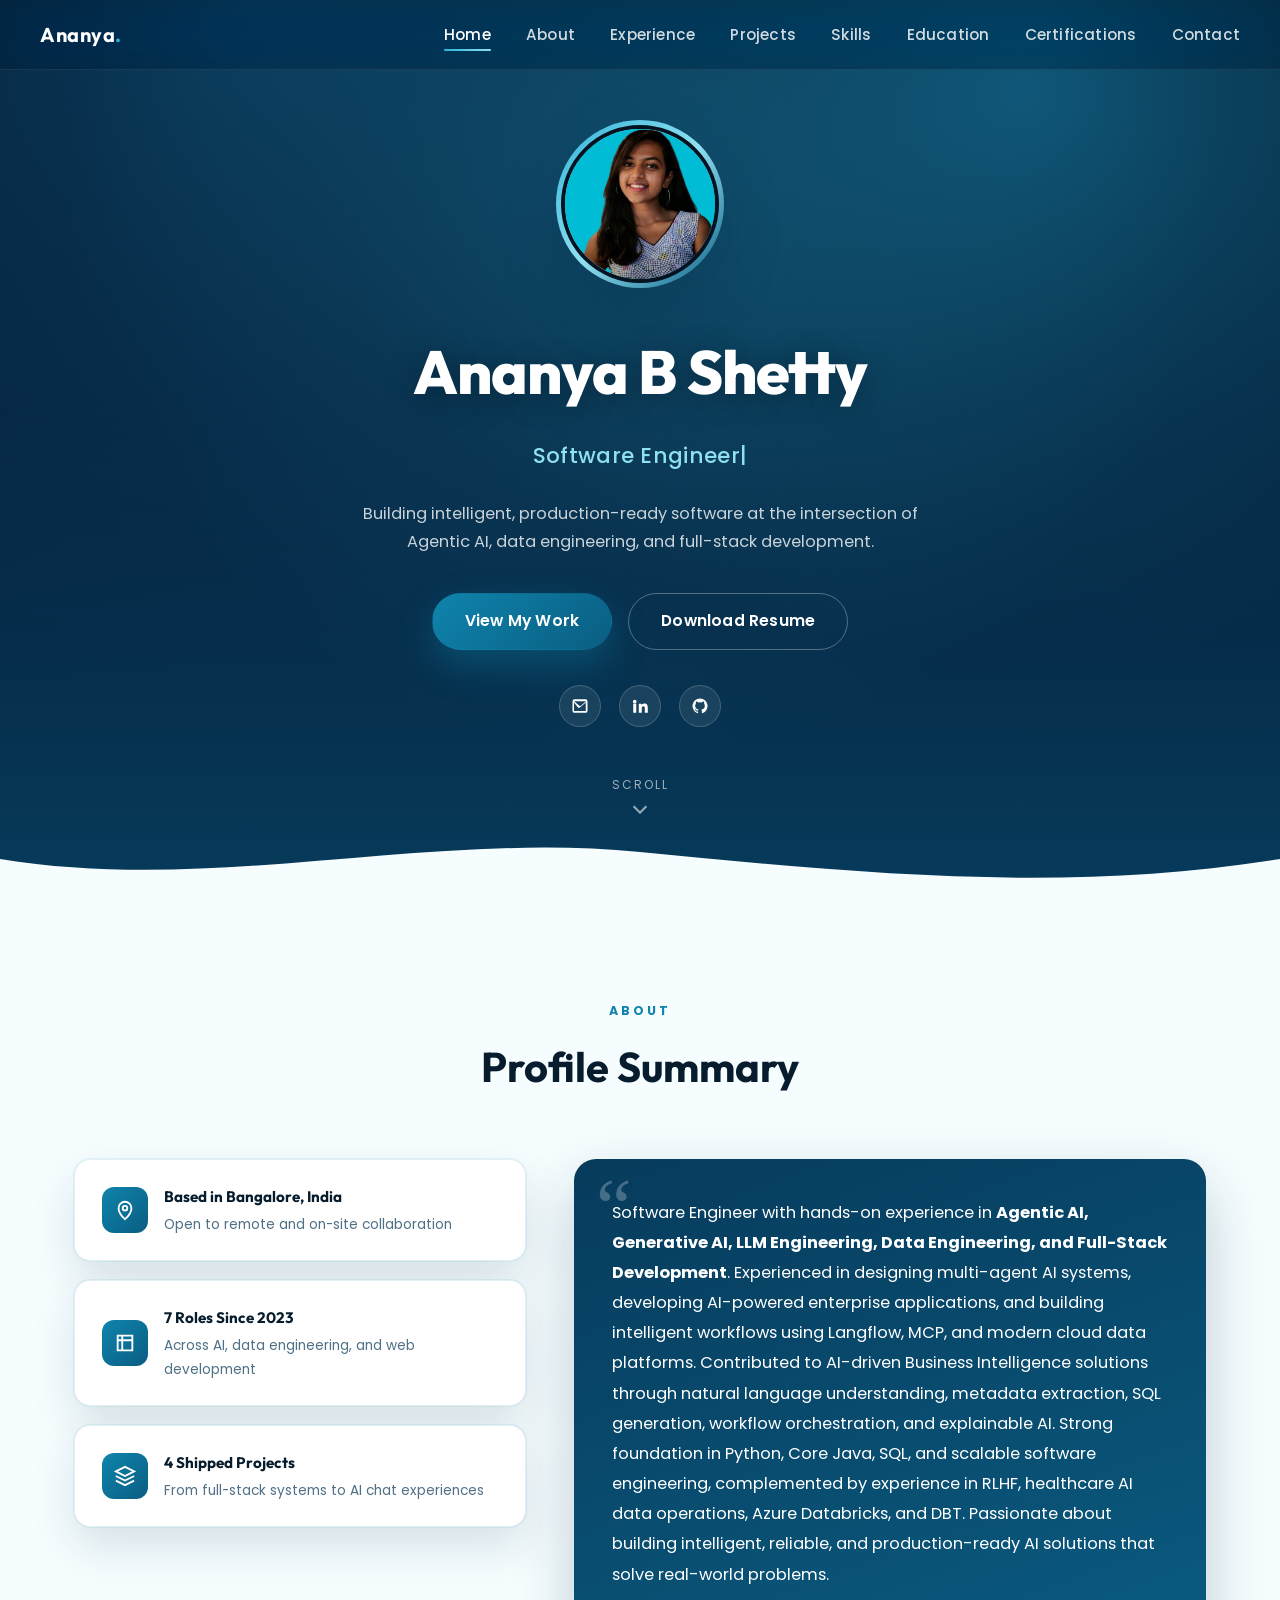
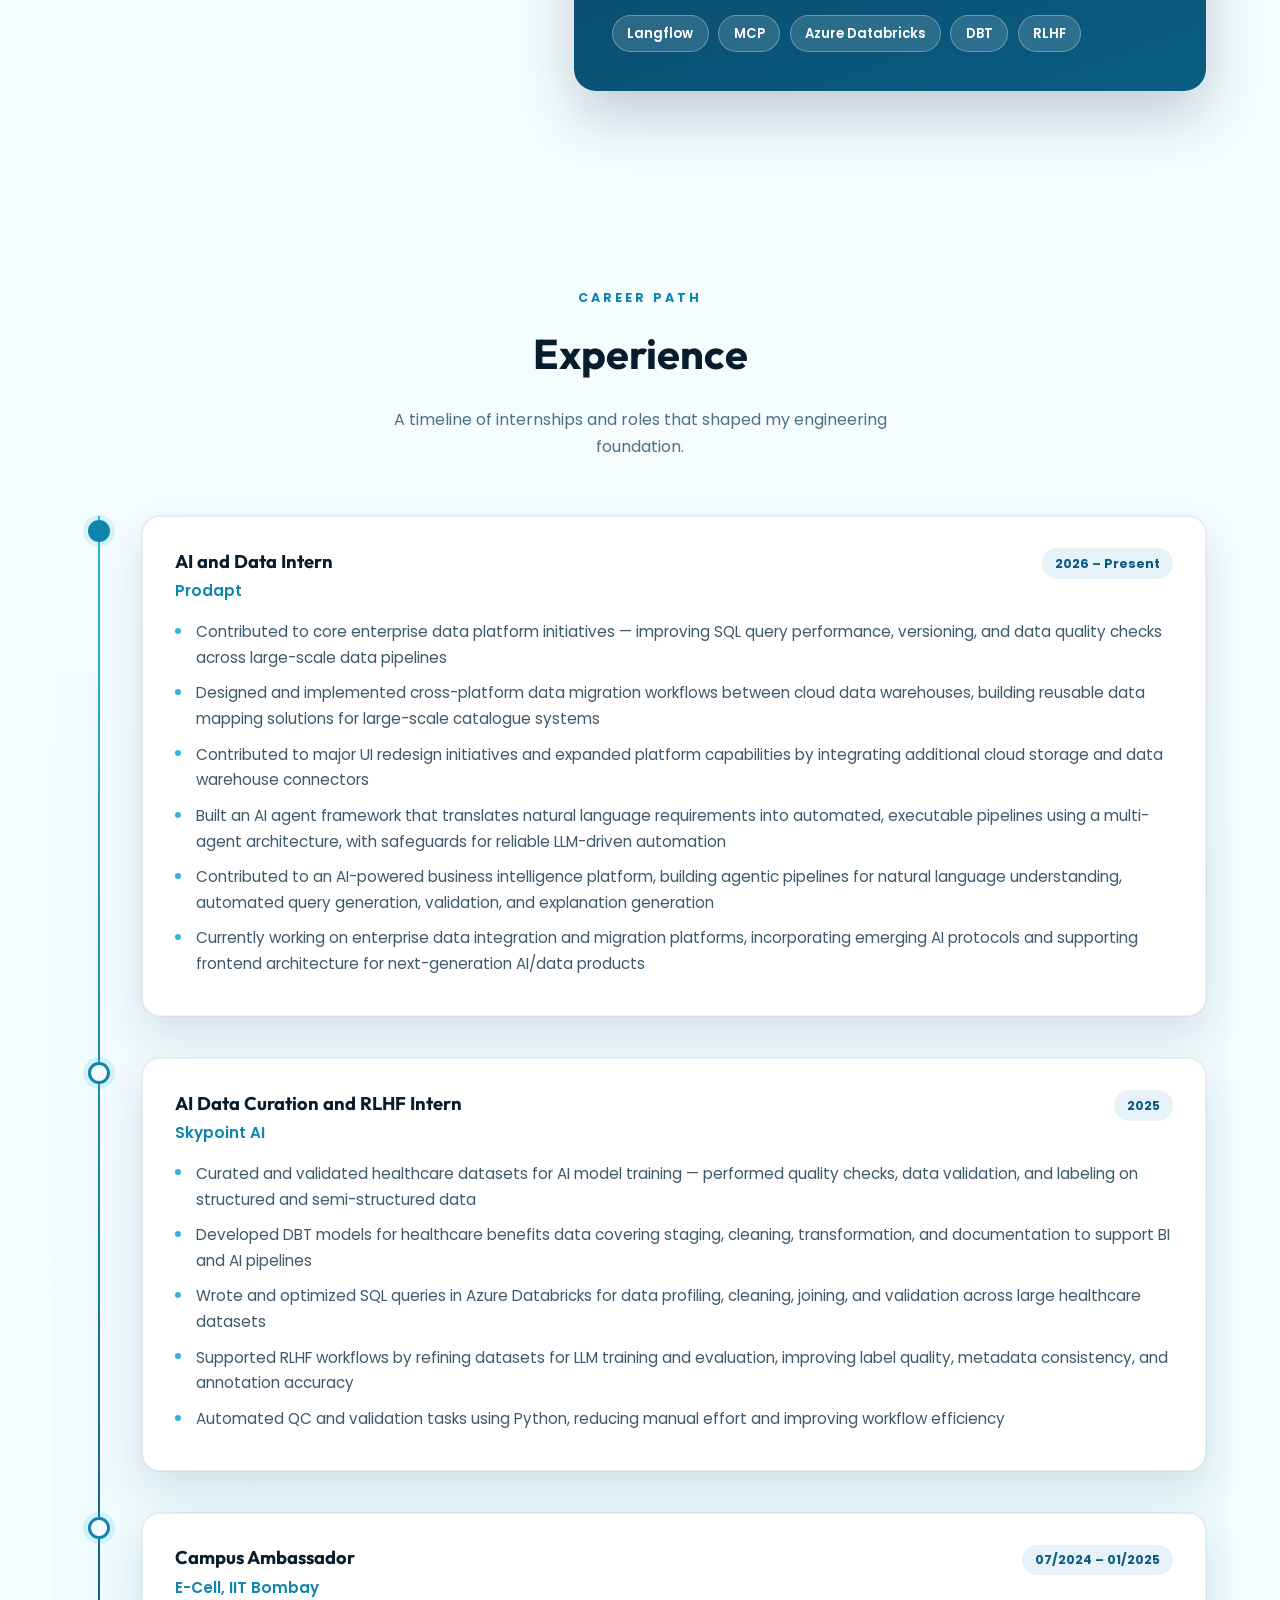
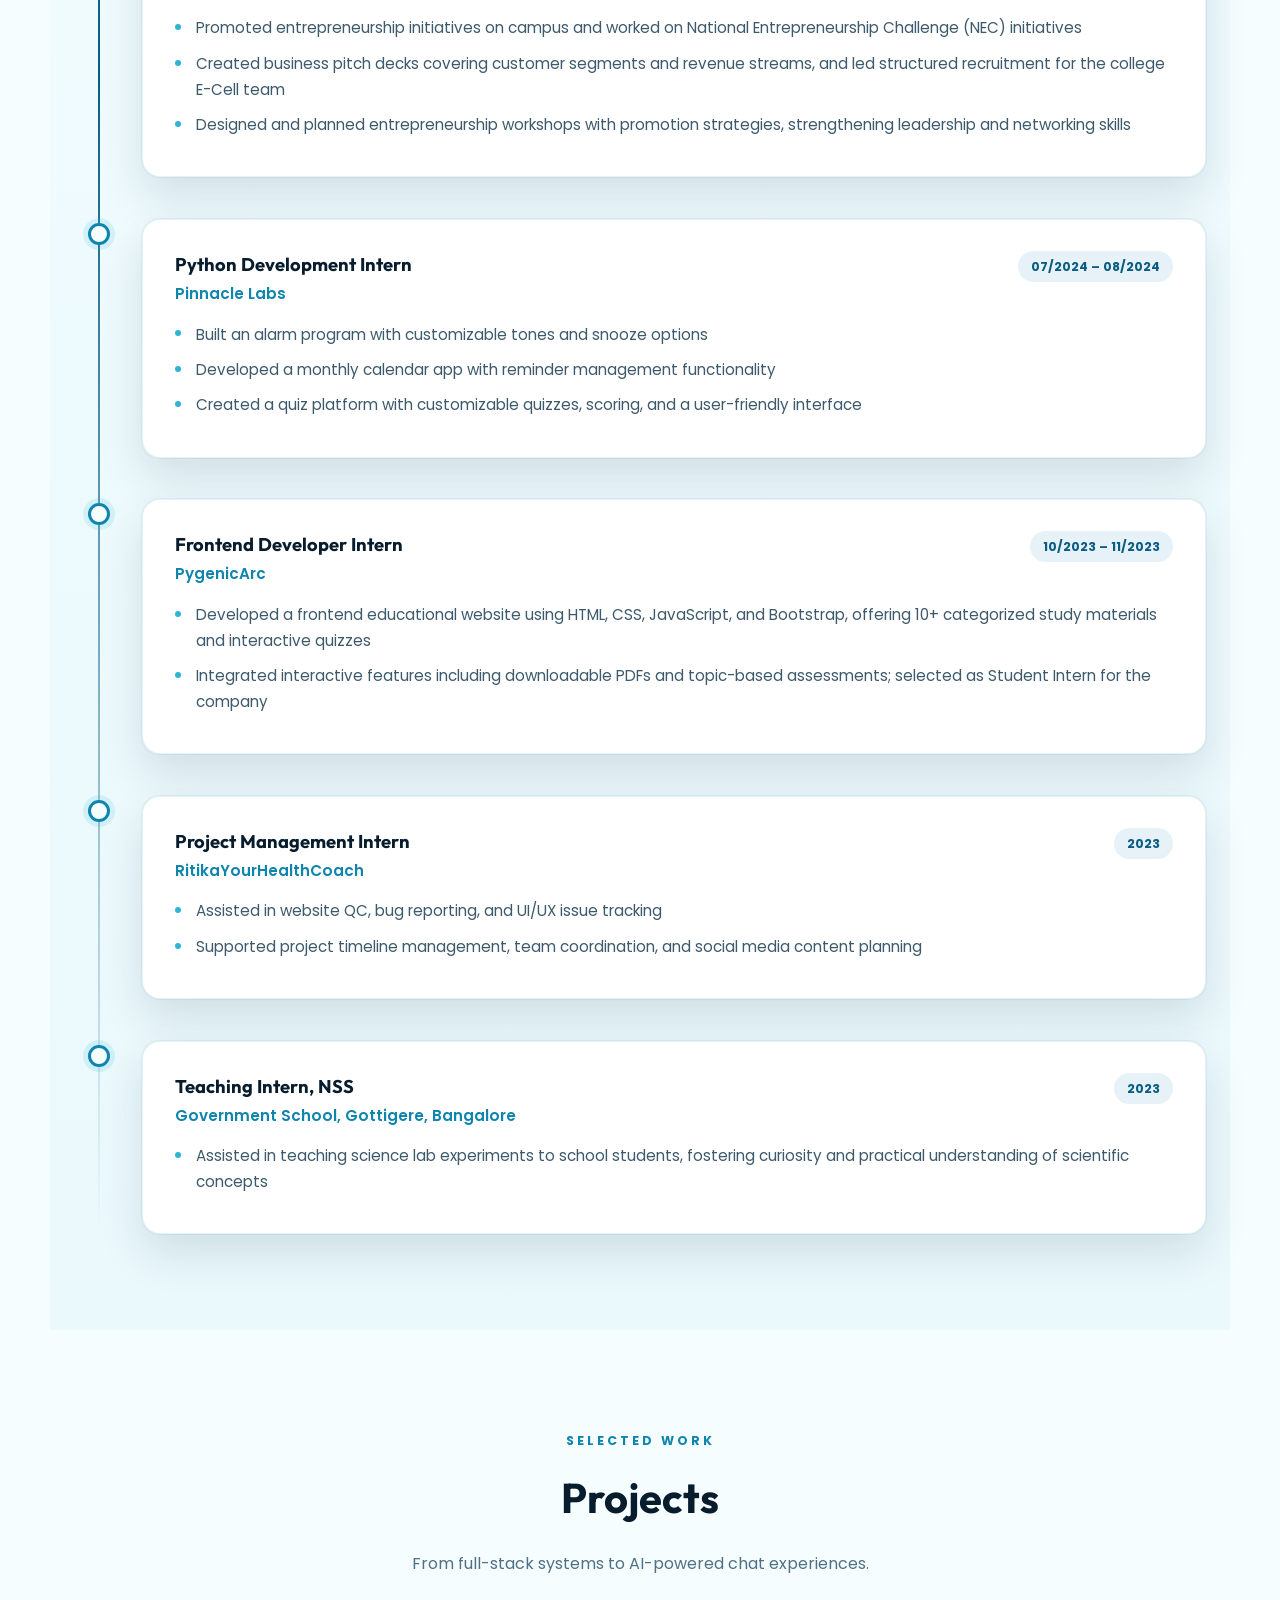
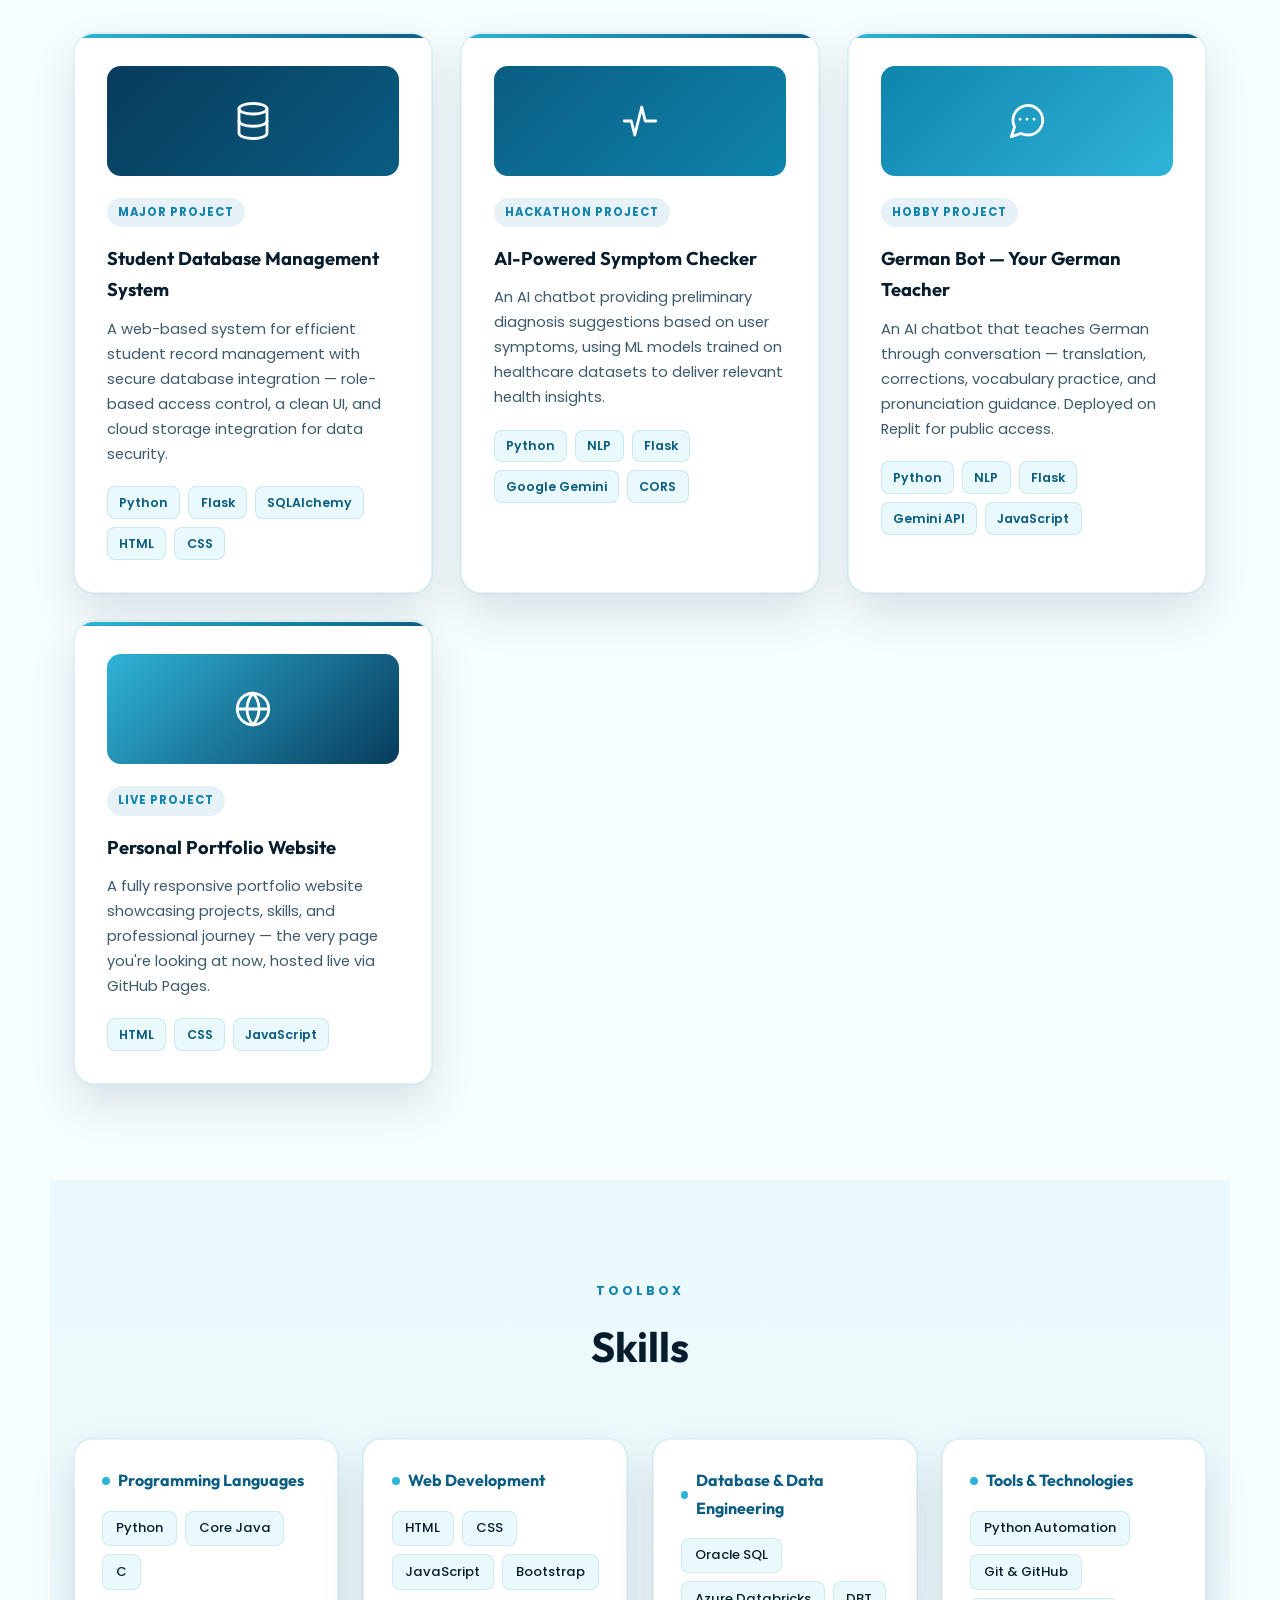
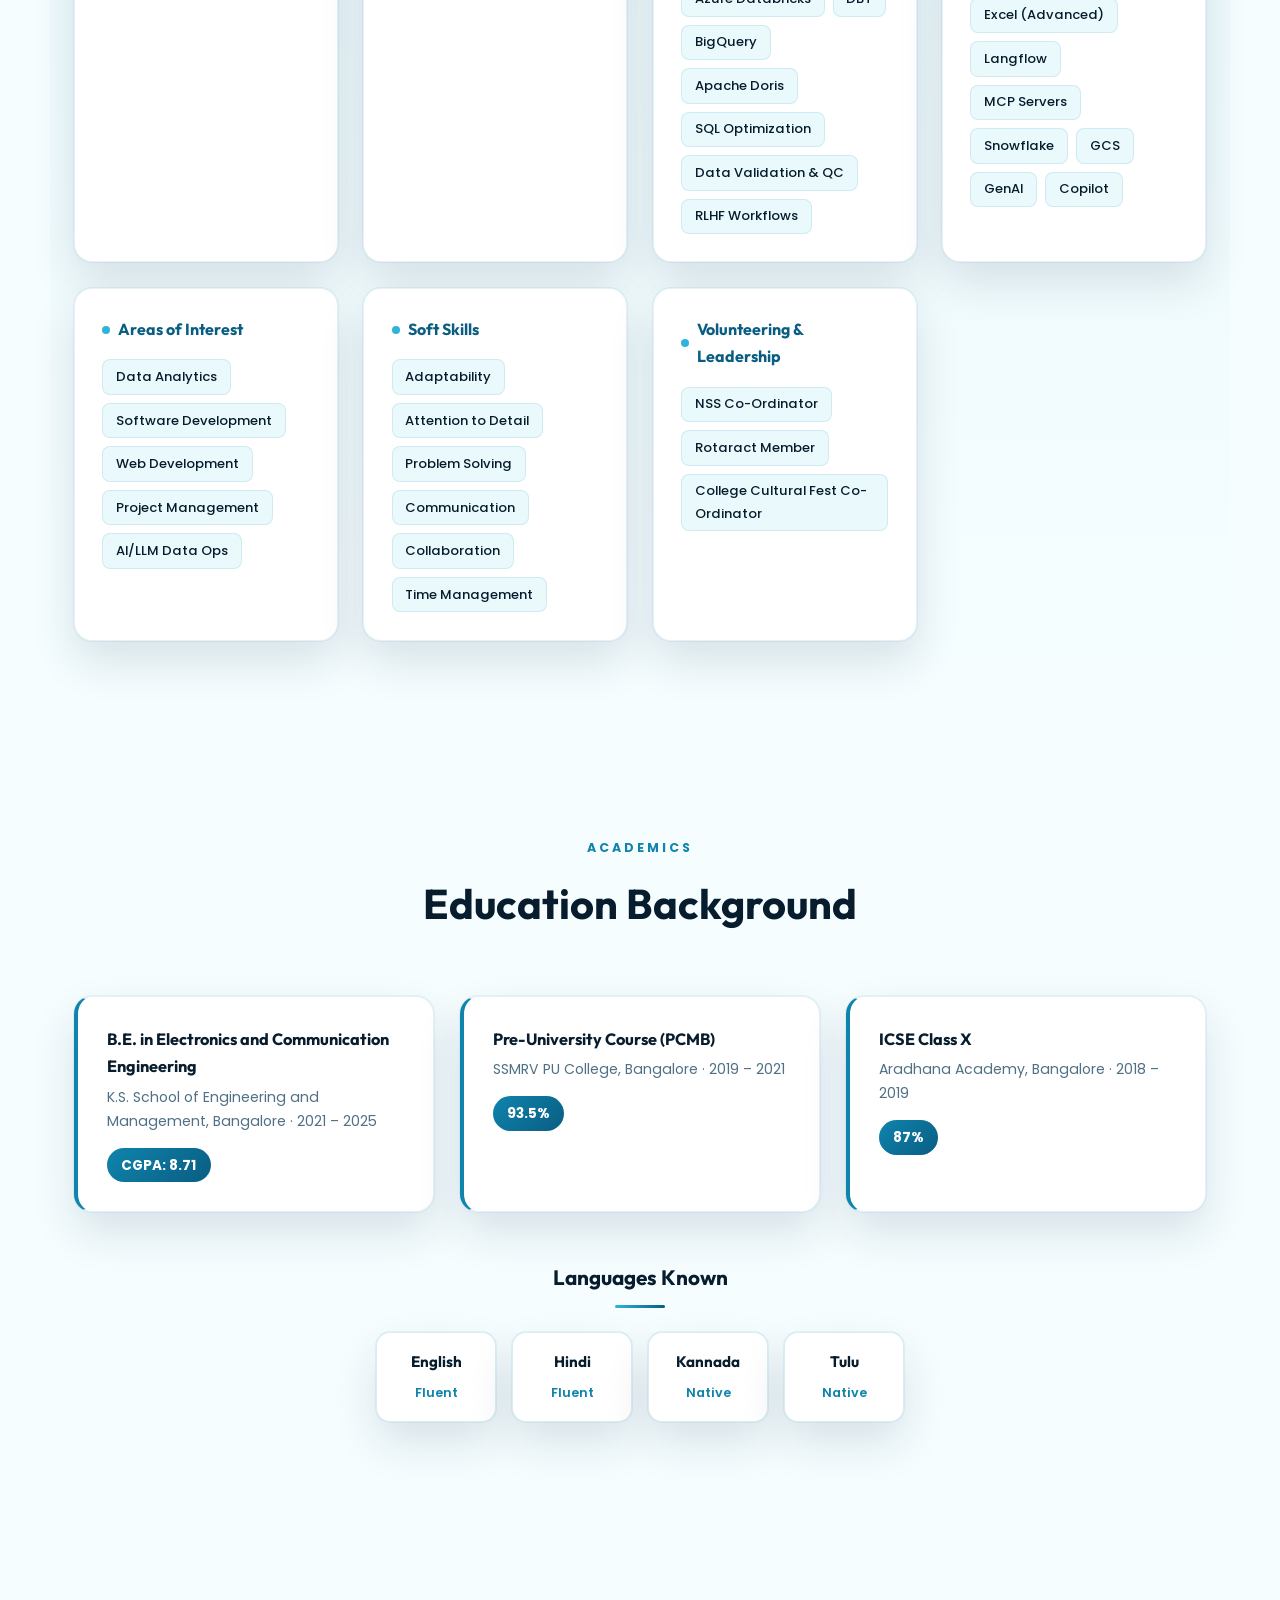
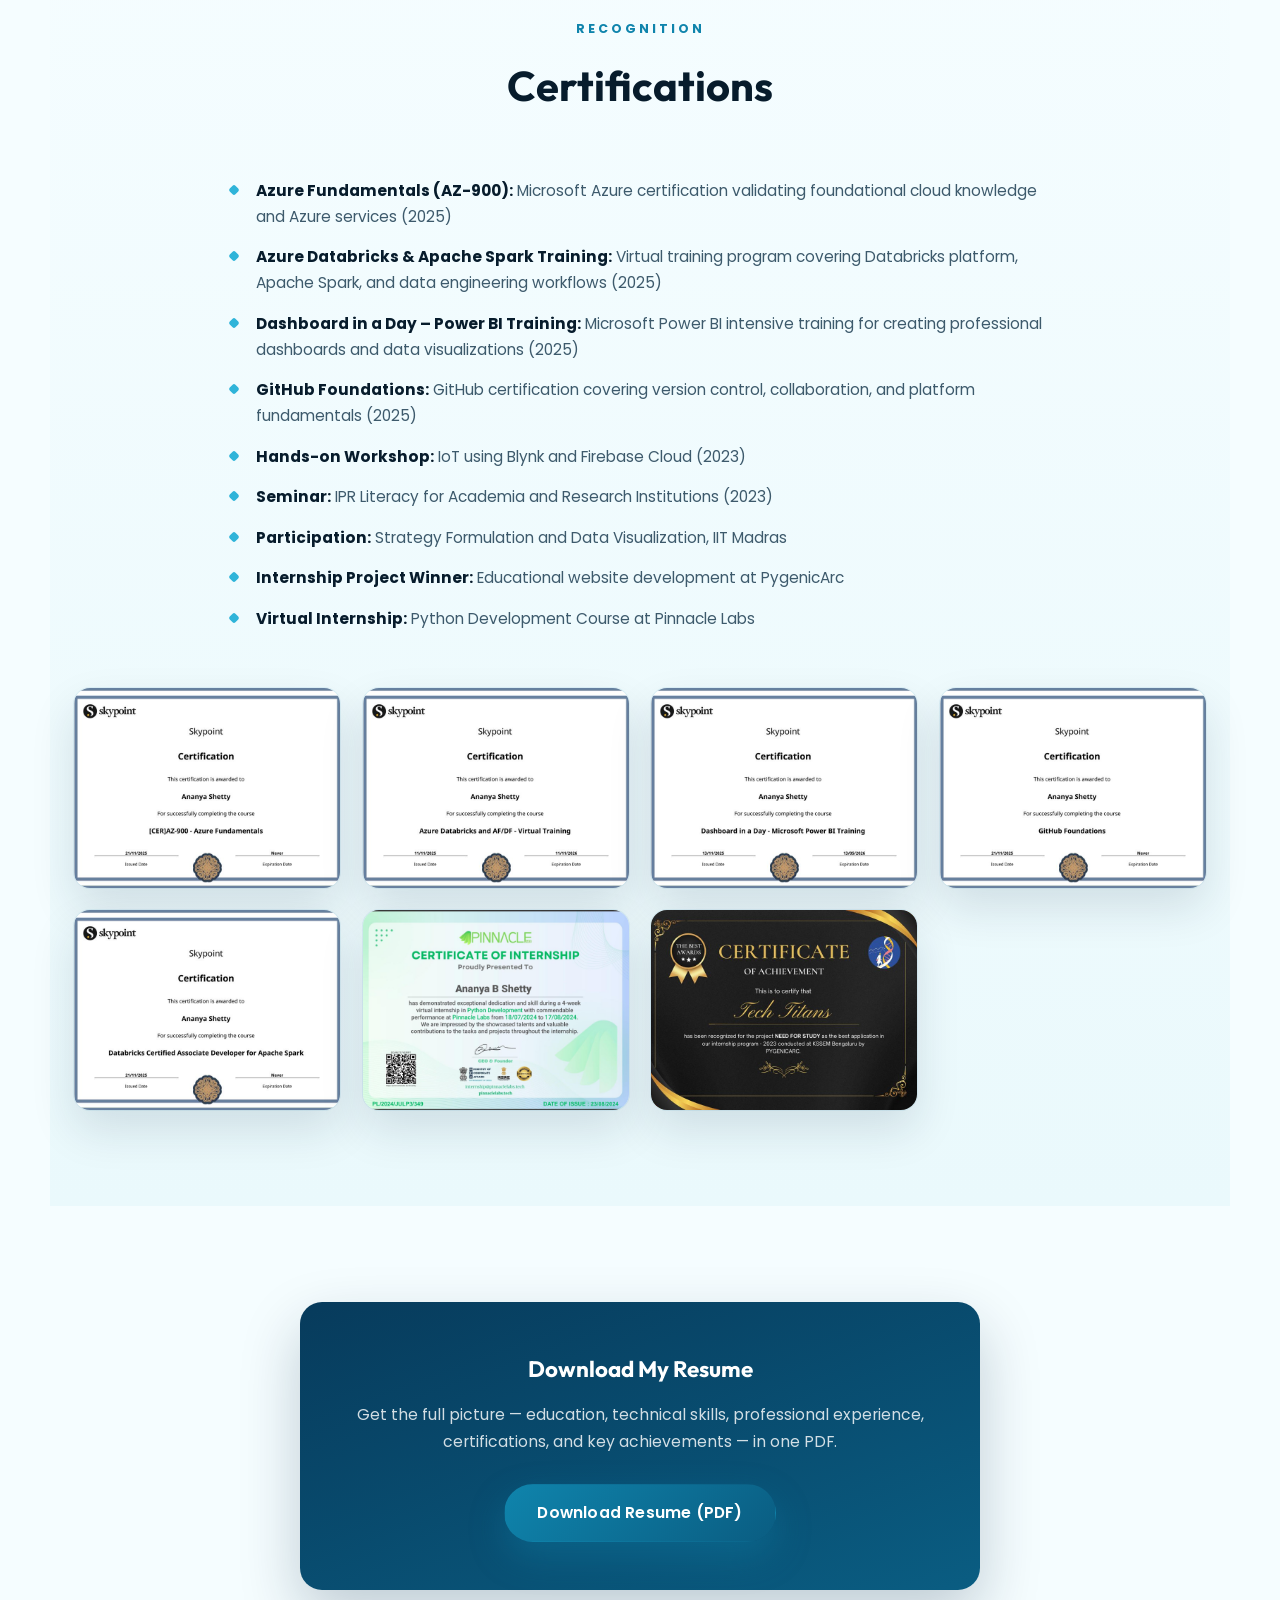
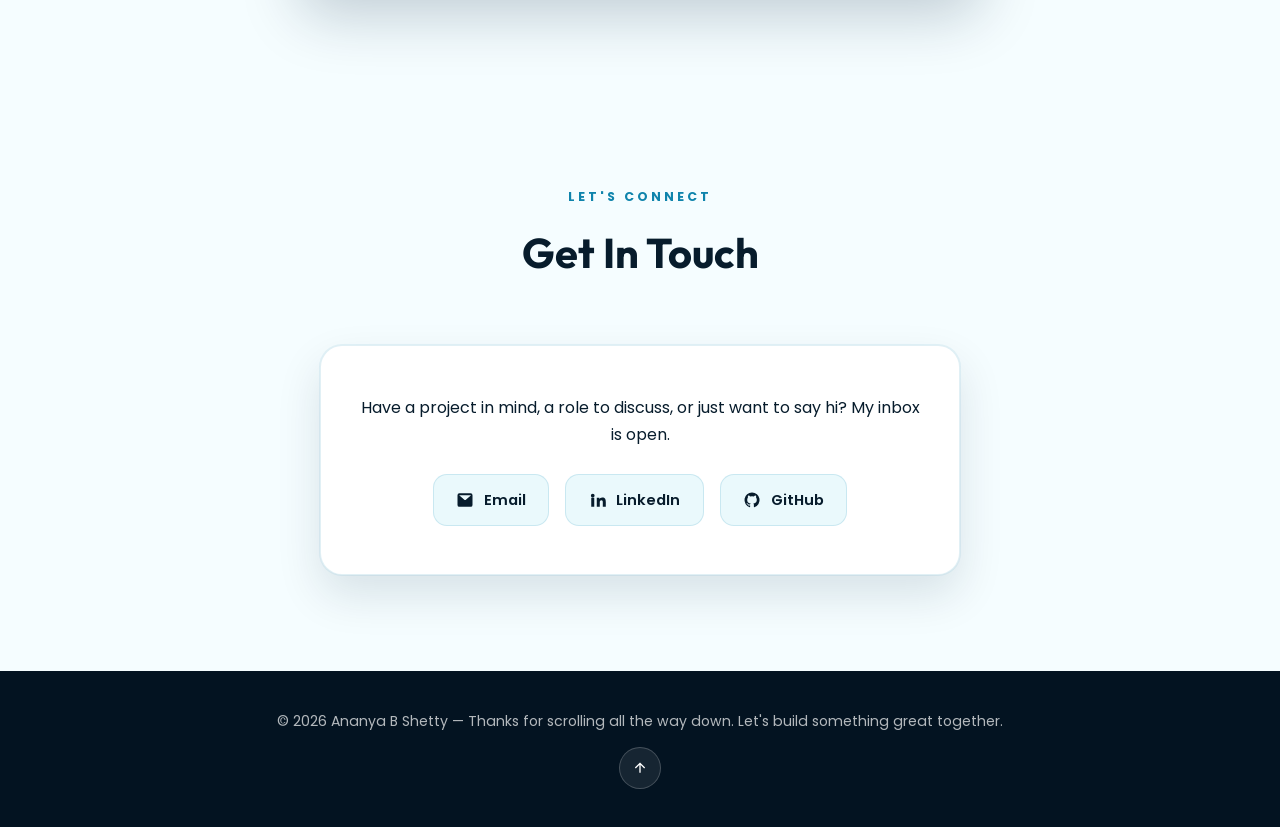
<file: index.html>
<!DOCTYPE html>
<html lang="en">
<head>
<meta charset="UTF-8">
<meta name="viewport" content="width=device-width, initial-scale=1.0">
<title>Ananya B Shetty | Portfolio</title>
<meta name="description" content="Ananya B Shetty — Software Engineer specializing in Agentic AI, Generative AI, LLM Engineering, and Data Engineering. Portfolio of projects, experience, and skills.">
<meta property="og:title" content="Ananya B Shetty | Portfolio">
<meta property="og:description" content="Software Engineer specializing in Agentic AI, Generative AI, LLM Engineering, and Data Engineering.">
<meta property="og:type" content="website">
<meta property="og:image" content="profile.jpg">
<link rel="preload" as="image" href="profile.jpg">
<link rel="icon" type="image/svg+xml" href="data:image/svg+xml,%3Csvg xmlns='http://www.w3.org/2000/svg' viewBox='0 0 100 100'%3E%3Crect width='100' height='100' rx='22' fill='%23073b5c'/%3E%3Cpath d='M10 62c8 6 14-6 22 0s14-6 22 0 14-6 22 0 14-6 14-6' stroke='%232fb4d9' stroke-width='6' fill='none' stroke-linecap='round'/%3E%3Ctext x='50' y='42' font-family='Arial,sans-serif' font-size='34' font-weight='700' fill='%23eaf9fc' text-anchor='middle'%3EAS%3C/text%3E%3C/svg%3E">
<link rel="preconnect" href="https://fonts.googleapis.com">
<link rel="preconnect" href="https://fonts.gstatic.com" crossorigin>
<link href="https://fonts.googleapis.com/css2?family=Outfit:wght@500;600;700;800&family=Poppins:wght@300;400;500;600;700&display=swap" rel="stylesheet">
<style>
    :root {
        --deep: #031321;
        --abyss: #04203a;
        --navy: #073b5c;
        --tide: #0a5d82;
        --current: #0f84ac;
        --surf: #2fb4d9;
        --foam: #8fe0f0;
        --mist: #eaf9fc;
        --pearl: #f5fdff;
        --ink: #071c2c;
        --slate: #3d5a6c;
        --slate-light: #4f7085;
        --glow: 0 0 0 1px rgba(15, 132, 172, 0.08), 0 20px 45px rgba(4, 32, 58, 0.12);
        --glow-strong: 0 25px 60px rgba(4, 32, 58, 0.22);
    }

    * { margin: 0; padding: 0; box-sizing: border-box; }

    html { scroll-behavior: smooth; }

    body {
        font-family: 'Poppins', 'Segoe UI', sans-serif;
        background: var(--pearl);
        color: var(--ink);
        line-height: 1.7;
        overflow-x: hidden;
        cursor: none;
    }

    h1, h2, h3, h4, .brand { font-family: 'Outfit', 'Poppins', sans-serif; }

    a { color: var(--current); text-decoration: none; }

    a:focus-visible, button:focus-visible {
        outline: 2px solid var(--foam); outline-offset: 3px; border-radius: 4px;
    }

    .scroll-progress {
        position: fixed; top: 0; left: 0; height: 3px; width: 0%;
        background: linear-gradient(90deg, var(--surf), var(--foam));
        z-index: 600; transition: width .1s linear;
    }

    img { max-width: 100%; display: block; }

    ::selection { background: var(--surf); color: #fff; }

    /* ===== Custom cursor ===== */
    .custom-cursor {
        position: fixed; top: 0; left: 0; width: 10px; height: 10px;
        border-radius: 50%; background: var(--surf); pointer-events: none;
        z-index: 9999; transform: translate(-50%, -50%);
        transition: width .2s ease, height .2s ease, background .2s ease, opacity .3s ease;
        mix-blend-mode: normal; opacity: 0;
    }
    .custom-cursor.ring {
        position: fixed; top: 0; left: 0; width: 34px; height: 34px;
        border-radius: 50%; border: 1.5px solid var(--current); pointer-events: none;
        z-index: 9998; transform: translate(-50%, -50%);
        transition: width .25s ease, height .25s ease, border-color .25s ease, opacity .3s ease;
        opacity: 0;
    }
    .custom-cursor.active { opacity: 1; }
    .custom-cursor.ring.active { opacity: .5; }
    .custom-cursor.ring.hover.active { opacity: .8; }
    .custom-cursor.hover { width: 16px; height: 16px; background: var(--pearl); }
    .custom-cursor.ring.hover { width: 54px; height: 54px; border-color: var(--foam); opacity: .8; }

    /* ===== Navbar ===== */
    nav {
        position: fixed; top: 0; left: 0; width: 100%; z-index: 500;
        display: flex; align-items: center; justify-content: space-between;
        padding: 1.1rem 2.5rem;
        background: rgba(5, 25, 42, 0.35);
        backdrop-filter: blur(16px) saturate(140%);
        -webkit-backdrop-filter: blur(16px) saturate(140%);
        border-bottom: 1px solid rgba(255,255,255,0.08);
        transition: background .3s ease, padding .3s ease;
    }
    nav.scrolled { background: rgba(5, 20, 34, 0.75); padding: 0.75rem 2.5rem; }

    .brand { color: #fff; font-weight: 700; font-size: 1.25rem; letter-spacing: 0.5px; }
    .brand span { color: var(--surf); }

    .nav-links { display: flex; gap: 2.2rem; list-style: none; }
    .nav-links a {
        color: rgba(255,255,255,0.82); font-size: 0.95rem; font-weight: 500;
        position: relative; padding-bottom: 6px; letter-spacing: 0.2px;
    }
    .nav-links a::after {
        content: ''; position: absolute; left: 0; bottom: 0; width: 0; height: 2px;
        background: linear-gradient(90deg, var(--surf), var(--foam));
        transition: width .3s ease; border-radius: 2px;
    }
    .nav-links a:hover, .nav-links a.active { color: #fff; }
    .nav-links a:hover::after, .nav-links a.active::after { width: 100%; }

    .nav-toggle {
        display: none; flex-direction: column; gap: 5px; cursor: pointer;
        background: none; border: none; padding: 6px;
    }
    .nav-toggle span { width: 24px; height: 2px; background: #fff; border-radius: 2px; }

    /* ===== Hero ===== */
    header.hero {
        position: relative; min-height: 100vh; display: flex; flex-direction: column;
        align-items: center; justify-content: center; text-align: center;
        background: radial-gradient(ellipse at 20% 0%, #0a3a5c 0%, transparent 55%),
                    radial-gradient(ellipse at 80% 10%, #0e5273 0%, transparent 50%),
                    linear-gradient(180deg, var(--deep) 0%, var(--abyss) 45%, var(--navy) 100%);
        overflow: hidden; color: #fff; padding: 6rem 1.5rem 4rem;
    }

    .ocean-glow {
        position: absolute; inset: 0; pointer-events: none;
        background: radial-gradient(circle at 50% 20%, rgba(47, 180, 217, 0.18), transparent 60%);
        animation: shimmer 8s ease-in-out infinite alternate;
    }
    @keyframes shimmer { from { opacity: .5; } to { opacity: 1; } }

    .bubble {
        position: absolute; bottom: -40px; border-radius: 50%;
        background: rgba(255,255,255,0.08); border: 1px solid rgba(255,255,255,0.15);
        animation: rise linear infinite;
    }
    @keyframes rise {
        0% { transform: translateY(0) translateX(0); opacity: 0; }
        10% { opacity: 1; }
        100% { transform: translateY(-115vh) translateX(20px); opacity: 0; }
    }

    .hero-content { position: relative; z-index: 2; max-width: 780px; }

    .profile-ring {
        width: 168px; height: 168px; border-radius: 50%; margin: 0 auto 2rem;
        padding: 5px; background: linear-gradient(135deg, var(--surf), var(--foam), var(--tide));
        box-shadow: var(--glow-strong);
    }
    .profile-ring img {
        width: 100%; height: 100%; border-radius: 50%; object-fit: cover;
        border: 4px solid var(--deep);
    }

    header.hero h1 {
        font-size: clamp(2.4rem, 5vw, 3.8rem); font-weight: 800; letter-spacing: -1px;
        margin-bottom: 0.9rem; text-shadow: 0 4px 30px rgba(0,0,0,0.35);
    }

    .role-line {
        font-size: clamp(1.05rem, 2vw, 1.35rem); font-weight: 500; color: var(--foam);
        min-height: 1.8rem; margin-bottom: 1.6rem; letter-spacing: 0.3px;
    }
    .role-line .cursor-blink { animation: blink 1s step-end infinite; }
    @keyframes blink { 50% { opacity: 0; } }

    .hero-tagline {
        color: rgba(255,255,255,0.78); font-size: 1.02rem; max-width: 620px;
        margin: 0 auto 2.3rem;
    }

    .hero-ctas { display: flex; gap: 1rem; justify-content: center; flex-wrap: wrap; margin-bottom: 2.2rem; }
    .btn {
        display: inline-block; padding: 0.9rem 2rem; border-radius: 50px; font-weight: 600;
        font-size: 0.98rem; letter-spacing: 0.2px; transition: all .3s ease; border: 1px solid transparent;
    }
    .btn-primary {
        background: linear-gradient(135deg, var(--current), var(--tide));
        color: #fff; box-shadow: 0 15px 35px rgba(15, 132, 172, 0.35);
    }
    .btn-primary:hover { transform: translateY(-3px); box-shadow: 0 20px 45px rgba(15, 132, 172, 0.5); }
    .btn-ghost { color: #fff; border-color: rgba(255,255,255,0.3); }
    .btn-ghost:hover { background: rgba(255,255,255,0.1); border-color: rgba(255,255,255,0.6); transform: translateY(-3px); }

    .hero-socials { display: flex; gap: 1.1rem; justify-content: center; }
    .hero-socials a {
        width: 42px; height: 42px; border-radius: 50%; display: flex; align-items: center; justify-content: center;
        background: rgba(255,255,255,0.08); border: 1px solid rgba(255,255,255,0.18); color: #fff;
        transition: all .3s ease;
    }
    .hero-socials a:hover { background: var(--current); transform: translateY(-4px); border-color: var(--current); }
    .hero-socials svg { width: 18px; height: 18px; fill: currentColor; }

    .scroll-cue {
        margin-top: 3rem;
        color: rgba(255,255,255,0.6); display: flex; flex-direction: column; align-items: center; gap: 6px;
        font-size: 0.75rem; letter-spacing: 2px; text-transform: uppercase;
    }
    .scroll-cue .chevron { width: 10px; height: 10px; border-right: 2px solid rgba(255,255,255,0.6); border-bottom: 2px solid rgba(255,255,255,0.6);
        transform: rotate(45deg); animation: bounce 1.8s ease-in-out infinite; }
    @keyframes bounce { 0%,100% { transform: rotate(45deg) translate(0,0);} 50% { transform: rotate(45deg) translate(4px,4px);} }

    .wave-divider { position: absolute; bottom: -1px; left: 0; width: 100%; line-height: 0; z-index: 1; }
    .wave-divider svg { width: 100%; height: 70px; display: block; }
    .wave-divider path { fill: var(--pearl); }

    /* ===== Sections ===== */
    section { padding: 6rem 1.5rem; max-width: 1180px; margin: 0 auto; }
    .section-head { text-align: center; margin-bottom: 3.5rem; }
    .section-head .eyebrow {
        display: inline-block; font-size: 0.78rem; font-weight: 700; letter-spacing: 3px;
        text-transform: uppercase; color: var(--current); margin-bottom: 0.7rem;
    }
    .section-head h2 { font-size: clamp(1.9rem, 3.4vw, 2.6rem); font-weight: 700; color: var(--ink); position: relative; }
    .section-head p { color: var(--slate-light); max-width: 560px; margin: 1rem auto 0; font-size: 1rem; }

    .reveal { opacity: 0; transform: translateY(36px); transition: opacity .8s ease, transform .8s ease; }
    .reveal.visible { opacity: 1; transform: translateY(0); }

    /* ===== About ===== */
    #about { background: var(--pearl); }
    .about-grid { display: grid; grid-template-columns: 1fr 1.4fr; gap: 3rem; align-items: start; }
    .about-quote {
        background: linear-gradient(160deg, var(--navy), var(--tide));
        color: #fff; border-radius: 22px; padding: 2.4rem; box-shadow: var(--glow-strong);
        position: relative;
    }
    .about-quote::before { content: '\201C'; font-family: Georgia, serif; font-size: 5rem; color: rgba(255,255,255,0.25); position: absolute; top: 0.5rem; left: 1.4rem; line-height: 1; }
    .about-quote p { position: relative; font-size: 1.02rem; line-height: 1.85; }
    .focus-chips { display: flex; flex-wrap: wrap; gap: 0.6rem; margin-top: 1.6rem; }
    .focus-chips span {
        background: rgba(255,255,255,0.14); border: 1px solid rgba(255,255,255,0.3);
        padding: 0.4rem 0.9rem; border-radius: 30px; font-size: 0.82rem; font-weight: 600;
    }

    .about-side { display: flex; flex-direction: column; gap: 1.2rem; }
    .stat-card {
        background: #fff; border: 1px solid rgba(15,132,172,0.12); border-radius: 16px;
        padding: 1.5rem 1.7rem; box-shadow: var(--glow); display: flex; align-items: center; gap: 1rem;
        transition: transform .3s ease, box-shadow .3s ease;
    }
    .stat-card:hover { transform: translateY(-4px); box-shadow: var(--glow-strong); }
    .stat-card .stat-icon {
        width: 46px; height: 46px; border-radius: 12px; flex-shrink: 0;
        background: linear-gradient(135deg, var(--current), var(--tide)); display: flex; align-items: center; justify-content: center;
    }
    .stat-card .stat-icon svg { width: 22px; height: 22px; stroke: #fff; fill: none; }
    .stat-card h4 { font-size: 0.95rem; color: var(--ink); margin-bottom: 0.2rem; }
    .stat-card p { font-size: 0.85rem; color: var(--slate-light); margin: 0; }

    /* ===== Timeline (Experience) ===== */
    #experience { background: linear-gradient(180deg, var(--pearl), var(--mist)); }
    .timeline { position: relative; margin-top: 1rem; }
    .timeline::before {
        content: ''; position: absolute; left: 24px; top: 0; bottom: 0; width: 2px;
        background: linear-gradient(180deg, var(--surf), var(--tide), transparent);
    }
    .timeline-item { position: relative; padding-left: 68px; margin-bottom: 2.6rem; }
    .timeline-item:last-child { margin-bottom: 0; }
    .timeline-dot {
        position: absolute; left: 14px; top: 4px; width: 22px; height: 22px; border-radius: 50%;
        background: var(--pearl); border: 3px solid var(--current); box-shadow: 0 0 0 5px rgba(47,180,217,0.15);
    }
    .timeline-item.current .timeline-dot { background: var(--current); animation: pulse 2s ease-in-out infinite; }
    @keyframes pulse { 0%,100% { box-shadow: 0 0 0 5px rgba(47,180,217,0.15);} 50% { box-shadow: 0 0 0 9px rgba(47,180,217,0.25);} }

    .timeline-card {
        background: #fff; border-radius: 18px; padding: 1.8rem 2rem; box-shadow: var(--glow);
        border: 1px solid rgba(15,132,172,0.1); transition: transform .3s ease, box-shadow .3s ease;
    }
    .timeline-card:hover { transform: translateY(-3px); box-shadow: var(--glow-strong); }
    .timeline-top { display: flex; flex-wrap: wrap; justify-content: space-between; align-items: baseline; gap: 0.5rem; margin-bottom: 0.9rem; }
    .timeline-top h3 { font-size: 1.15rem; color: var(--ink); }
    .timeline-top .role-co { color: var(--current); font-weight: 600; font-size: 0.95rem; }
    .timeline-top .period {
        font-size: 0.78rem; font-weight: 700; color: var(--tide); background: rgba(15,132,172,0.1);
        padding: 0.3rem 0.8rem; border-radius: 20px; white-space: nowrap;
    }
    .timeline-card ul { list-style: none; }
    .timeline-card li {
        position: relative; padding-left: 1.3rem; margin-bottom: 0.6rem; font-size: 0.95rem; color: var(--slate);
    }
    .timeline-card li::before {
        content: ''; position: absolute; left: 0; top: 0.55rem; width: 6px; height: 6px; border-radius: 50%;
        background: var(--surf);
    }

    /* ===== Projects ===== */
    #projects { background: var(--pearl); }
    .project-grid { display: grid; grid-template-columns: repeat(auto-fit, minmax(280px, 1fr)); gap: 1.8rem; }
    .project-card {
        background: #fff; border-radius: 20px; padding: 2rem; box-shadow: var(--glow);
        border: 1px solid rgba(15,132,172,0.1); position: relative; overflow: hidden;
        transition: transform .35s cubic-bezier(.2,.9,.3,1.3), box-shadow .35s ease;
    }
    .project-card::before {
        content: ''; position: absolute; top: 0; left: 0; right: 0; height: 4px;
        background: linear-gradient(90deg, var(--surf), var(--tide));
    }
    .project-card:hover { transform: translateY(-10px); box-shadow: var(--glow-strong); }
    .project-visual {
        height: 110px; border-radius: 14px; margin-bottom: 1.3rem;
        display: flex; align-items: center; justify-content: center;
    }
    .project-visual svg { width: 42px; height: 42px; stroke: #fff; fill: none; stroke-width: 1.6; stroke-linecap: round; stroke-linejoin: round; }
    .project-visual.v1 { background: linear-gradient(135deg, var(--navy), var(--tide)); }
    .project-visual.v2 { background: linear-gradient(135deg, var(--tide), var(--current)); }
    .project-visual.v3 { background: linear-gradient(135deg, var(--current), var(--surf)); }
    .project-visual.v4 { background: linear-gradient(135deg, var(--surf), var(--navy)); }
    .project-tag {
        display: inline-block; font-size: 0.72rem; font-weight: 700; letter-spacing: 1px; text-transform: uppercase;
        color: var(--current); background: rgba(15,132,172,0.1); padding: 0.3rem 0.7rem; border-radius: 20px; margin-bottom: 1rem;
    }
    .project-card h3 { font-size: 1.15rem; margin-bottom: 0.7rem; color: var(--ink); }
    .project-card p { font-size: 0.92rem; color: var(--slate); margin-bottom: 1.2rem; }
    .tech-row { display: flex; flex-wrap: wrap; gap: 0.5rem; }
    .tech-row span {
        font-size: 0.78rem; font-weight: 600; color: var(--tide); background: var(--mist);
        border: 1px solid rgba(15,132,172,0.15); padding: 0.3rem 0.7rem; border-radius: 8px;
    }

    /* ===== Skills ===== */
    #skills { background: linear-gradient(180deg, var(--mist), var(--pearl)); }
    .skills-grid { display: grid; grid-template-columns: repeat(auto-fit, minmax(260px, 1fr)); gap: 1.6rem; }
    .skill-card { background: #fff; border-radius: 18px; padding: 1.7rem; box-shadow: var(--glow); border: 1px solid rgba(15,132,172,0.1); }
    .skill-card h4 { color: var(--tide); font-size: 1rem; margin-bottom: 1rem; display: flex; align-items: center; gap: 0.5rem; }
    .skill-card h4::before { content: ''; width: 8px; height: 8px; border-radius: 50%; background: var(--surf); }
    .chip-row { display: flex; flex-wrap: wrap; gap: 0.5rem; }
    .chip-row span {
        font-size: 0.82rem; padding: 0.35rem 0.8rem; border-radius: 8px; background: var(--mist); color: var(--ink);
        border: 1px solid rgba(15,132,172,0.12); font-weight: 500;
    }

    /* ===== Education / Languages ===== */
    #education { background: var(--pearl); }
    .edu-grid { display: grid; grid-template-columns: repeat(auto-fit, minmax(260px, 1fr)); gap: 1.6rem; margin-bottom: 3rem; }
    .edu-card {
        background: #fff; border-radius: 18px; padding: 1.8rem; box-shadow: var(--glow); border: 1px solid rgba(15,132,172,0.1);
        border-left: 4px solid var(--current);
    }
    .edu-card h4 { color: var(--ink); font-size: 1.02rem; margin-bottom: 0.3rem; }
    .edu-card .inst { color: var(--slate-light); font-size: 0.88rem; margin-bottom: 0.9rem; }
    .edu-score { display: inline-block; font-weight: 700; color: #fff; background: linear-gradient(135deg, var(--current), var(--tide)); padding: 0.35rem 0.9rem; border-radius: 20px; font-size: 0.85rem; }

    .subsection-title {
        text-align: center; font-size: 1.3rem; font-weight: 700; color: var(--ink);
        margin-bottom: 1.5rem; position: relative; padding-bottom: 0.8rem;
    }
    .subsection-title::after {
        content: ''; position: absolute; bottom: 0; left: 50%; transform: translateX(-50%);
        width: 50px; height: 3px; background: linear-gradient(90deg, var(--surf), var(--tide)); border-radius: 2px;
    }
    .lang-row { display: flex; flex-wrap: wrap; gap: 1rem; justify-content: center; }
    .lang-pill {
        background: #fff; border: 1px solid rgba(15,132,172,0.15); border-radius: 14px; padding: 1rem 1.6rem;
        text-align: center; min-width: 120px; box-shadow: var(--glow);
    }
    .lang-pill h4 { color: var(--ink); font-size: 0.95rem; margin-bottom: 0.2rem; }
    .lang-pill span { color: var(--current); font-size: 0.8rem; font-weight: 600; }

    /* ===== Certifications ===== */
    #certifications { background: linear-gradient(180deg, var(--pearl), var(--mist)); }
    .cert-list { max-width: 820px; margin: 0 auto 3.5rem; }
    .cert-list li { list-style: none; position: relative; padding-left: 1.6rem; margin-bottom: 0.9rem; font-size: 0.96rem; color: var(--slate); }
    .cert-list li::before { content: ''; position: absolute; left: 0; top: 0.5rem; width: 8px; height: 8px; border-radius: 2px; background: var(--surf); transform: rotate(45deg); }
    .cert-list strong { color: var(--ink); }

    .cert-gallery { display: grid; grid-template-columns: repeat(auto-fit, minmax(230px, 1fr)); gap: 1.4rem; }
    .cert-shot { position: relative; border-radius: 16px; overflow: hidden; box-shadow: var(--glow); aspect-ratio: 4/3; }
    .cert-shot img { width: 100%; height: 100%; object-fit: cover; transition: transform .4s ease; border-radius: 0; box-shadow: none; }
    .cert-shot:hover img { transform: scale(1.08); }
    .cert-caption {
        position: absolute; inset: auto 0 0 0; padding: 0.9rem 1rem;
        background: linear-gradient(0deg, rgba(4,32,58,0.88), transparent);
        color: #fff; font-size: 0.82rem; font-weight: 600;
        transform: translateY(100%); transition: transform .35s ease;
    }
    .cert-shot:hover .cert-caption { transform: translateY(0); }

    /* ===== Resume ===== */
    #resume { text-align: center; }
    .resume-card {
        max-width: 680px; margin: 0 auto; background: linear-gradient(160deg, var(--navy), var(--tide));
        color: #fff; border-radius: 22px; padding: 3rem 2.2rem; box-shadow: var(--glow-strong);
    }
    .resume-card h3 { font-size: 1.4rem; margin-bottom: 0.9rem; }
    .resume-card p { color: rgba(255,255,255,0.82); margin-bottom: 1.8rem; font-size: 0.98rem; }

    /* ===== Contact ===== */
    #contact { text-align: center; }
    .contact-card {
        max-width: 640px; margin: 0 auto; background: #fff; border-radius: 22px; padding: 3rem 2.2rem;
        box-shadow: var(--glow); border: 1px solid rgba(15,132,172,0.12);
    }
    .contact-row { display: flex; flex-wrap: wrap; justify-content: center; gap: 1rem; margin-top: 1.6rem; }
    .contact-pill {
        display: flex; align-items: center; gap: 0.6rem; padding: 0.8rem 1.4rem; border-radius: 14px;
        background: var(--mist); border: 1px solid rgba(15,132,172,0.15); color: var(--ink); font-weight: 600; font-size: 0.92rem;
        transition: all .3s ease;
    }
    .contact-pill:hover { background: var(--current); color: #fff; transform: translateY(-3px); }
    .contact-pill svg { width: 18px; height: 18px; fill: currentColor; }

    /* ===== Footer ===== */
    footer {
        background: var(--deep); color: rgba(255,255,255,0.7); text-align: center; padding: 2.4rem 1.5rem;
        display: flex; flex-direction: column; align-items: center; gap: 0.8rem; font-size: 0.88rem;
    }
    .back-to-top {
        width: 42px; height: 42px; border-radius: 50%; background: rgba(255,255,255,0.08); border: 1px solid rgba(255,255,255,0.2);
        display: flex; align-items: center; justify-content: center; color: #fff; cursor: pointer; transition: all .3s ease;
        appearance: none; font: inherit; padding: 0;
    }
    .back-to-top:hover, .back-to-top:focus-visible { background: var(--current); border-color: var(--current); }
    .back-to-top:focus-visible { outline: 2px solid var(--foam); outline-offset: 3px; }
    .back-to-top svg { width: 16px; height: 16px; }

    /* ===== Responsive ===== */
    @media (max-width: 900px) {
        .about-grid { grid-template-columns: 1fr; }
    }
    @media (max-width: 960px) {
        .nav-links { position: fixed; top: 0; right: -100%; height: 100vh; width: min(78vw, 320px);
            background: rgba(4, 22, 38, 0.97); flex-direction: column; justify-content: center; align-items: flex-start;
            gap: 1.8rem; padding: 2rem 2.4rem; transition: right .35s ease; backdrop-filter: blur(10px); }
        .nav-links.open { right: 0; }
        .nav-toggle { display: flex; }
        nav { padding: 1rem 1.5rem; }
    }
    @media (max-width: 768px) {
        section { padding: 4.5rem 1.2rem; }
        .timeline::before { left: 14px; }
        .timeline-item { padding-left: 46px; }
        .timeline-dot { left: 4px; }
    }
    @media (max-height: 700px) {
        header.hero { min-height: auto; padding: 5.5rem 1.5rem 3rem; }
        .profile-ring { width: 110px; height: 110px; margin-bottom: 1.2rem; }
        header.hero h1 { font-size: clamp(1.9rem, 4vw, 2.6rem); margin-bottom: 0.5rem; }
        .role-line { margin-bottom: 1rem; }
        .hero-tagline { margin-bottom: 1.5rem; font-size: 0.92rem; }
        .hero-ctas { margin-bottom: 1.4rem; }
        .scroll-cue { display: none; }
        .wave-divider svg { height: 50px; }
    }
    @media (hover: none) and (pointer: coarse) {
        body { cursor: auto; }
        .custom-cursor, .custom-cursor.ring { display: none; }
    }
    @media (prefers-reduced-motion: reduce) {
        *, *::before, *::after { animation-duration: 0.001ms !important; transition-duration: 0.001ms !important; }
    }
    @media print {
        .custom-cursor, .custom-cursor.ring, #bubbles, .scroll-cue, .nav-toggle, .back-to-top, .ocean-glow { display: none !important; }
        body { cursor: auto; background: #fff; }
        nav { position: static; background: none; backdrop-filter: none; border: none; }
        .brand, .nav-links a { color: var(--ink) !important; }
        header.hero { min-height: auto; background: #fff; color: var(--ink); padding: 2rem 1rem; }
        header.hero h1, .role-line, .hero-tagline { color: var(--ink) !important; text-shadow: none; }
        .wave-divider { display: none; }
        section { padding: 2rem 1rem; }
        .stat-card, .timeline-card, .project-card, .skill-card, .edu-card, .contact-card, .about-quote, .resume-card {
            box-shadow: none !important; break-inside: avoid;
        }
        .about-quote, .resume-card { background: var(--mist) !important; color: var(--ink) !important; }
    }
</style>
</head>
<body>

<div class="custom-cursor"></div>
<div class="custom-cursor ring"></div>
<div class="scroll-progress" id="scrollProgress"></div>

<nav id="navbar">
    <a href="#home" class="brand">Ananya<span>.</span></a>
    <ul class="nav-links" id="navLinks">
        <li><a href="#home">Home</a></li>
        <li><a href="#about">About</a></li>
        <li><a href="#experience">Experience</a></li>
        <li><a href="#projects">Projects</a></li>
        <li><a href="#skills">Skills</a></li>
        <li><a href="#education">Education</a></li>
        <li><a href="#certifications">Certifications</a></li>
        <li><a href="#contact">Contact</a></li>
    </ul>
    <button class="nav-toggle" id="navToggle" aria-label="Toggle menu" aria-expanded="false" aria-controls="navLinks">
        <span></span><span></span><span></span>
    </button>
</nav>

<header class="hero" id="home">
    <div class="ocean-glow"></div>
    <div id="bubbles"></div>
    <div class="hero-content">
        <div class="profile-ring">
            <img src="profile.jpg" alt="Ananya B Shetty" width="500" height="500" fetchpriority="high">
        </div>
        <h1>Ananya B Shetty</h1>
        <p class="role-line"><span id="typewriter"></span><span class="cursor-blink">|</span></p>
        <p class="hero-tagline">Building intelligent, production-ready software at the intersection of Agentic AI, data engineering, and full-stack development.</p>
        <div class="hero-ctas">
            <a href="#projects" class="btn btn-primary">View My Work</a>
            <a href="AnanyaShetty_RESUME.pdf" download class="btn btn-ghost">Download Resume</a>
        </div>
        <div class="hero-socials">
            <a href="mailto:ananyashetty.works@gmail.com" aria-label="Email">
                <svg viewBox="0 0 24 24"><path d="M2 5.5A2.5 2.5 0 0 1 4.5 3h15A2.5 2.5 0 0 1 22 5.5v13a2.5 2.5 0 0 1-2.5 2.5h-15A2.5 2.5 0 0 1 2 18.5v-13Zm2.2.3 7.3 6.1a1 1 0 0 0 1.28 0l7.3-6.1H4.2Zm-.2 1.6v11.1c0 .17.13.3.3.3h15.1c.28 0 .3-.13.3-.3V7.4l-7.44 6.2a2.5 2.5 0 0 1-3.2 0L4 7.4Z"/></svg>
            </a>
            <a href="https://www.linkedin.com/in/ananya-b-shetty-8a9676241" target="_blank" aria-label="LinkedIn">
                <svg viewBox="0 0 24 24"><path d="M4.98 3.5a2.5 2.5 0 1 1 0 5 2.5 2.5 0 0 1 0-5ZM3 9h4v12H3V9Zm7 0h3.8v1.7h.05c.53-1 1.83-2.05 3.77-2.05 4.03 0 4.78 2.65 4.78 6.1V21h-4v-5.6c0-1.34-.02-3.06-1.87-3.06-1.87 0-2.16 1.46-2.16 2.97V21h-4V9Z"/></svg>
            </a>
            <a href="https://www.github.com/ananyabshetty" target="_blank" aria-label="GitHub">
                <svg viewBox="0 0 24 24"><path d="M12 2a10 10 0 0 0-3.16 19.5c.5.1.68-.22.68-.48v-1.7c-2.78.6-3.37-1.34-3.37-1.34-.46-1.15-1.11-1.46-1.11-1.46-.9-.62.07-.6.07-.6 1 .07 1.53 1.03 1.53 1.03.9 1.52 2.34 1.08 2.91.83.09-.65.35-1.08.63-1.33-2.22-.25-4.55-1.11-4.55-4.94 0-1.09.39-1.98 1.03-2.68-.1-.25-.45-1.27.1-2.65 0 0 .84-.27 2.75 1.02a9.6 9.6 0 0 1 5 0c1.9-1.3 2.75-1.02 2.75-1.02.55 1.38.2 2.4.1 2.65.64.7 1.03 1.59 1.03 2.68 0 3.84-2.34 4.68-4.57 4.93.36.31.68.92.68 1.85v2.75c0 .27.18.58.69.48A10 10 0 0 0 12 2Z"/></svg>
            </a>
        </div>
        <div class="scroll-cue"><span>Scroll</span><span class="chevron"></span></div>
    </div>
    <div class="wave-divider">
        <svg viewBox="0 0 1440 100" preserveAspectRatio="none"><path d="M0,40 C240,90 480,0 720,30 C960,60 1200,90 1440,40 L1440,100 L0,100 Z"></path></svg>
    </div>
</header>

<section id="about" class="reveal">
    <div class="section-head">
        <span class="eyebrow">About</span>
        <h2>Profile Summary</h2>
    </div>
    <div class="about-grid">
        <div class="about-side">
            <div class="stat-card">
                <div class="stat-icon"><svg viewBox="0 0 24 24" stroke-width="2"><path d="M12 22s7-6.1 7-12a7 7 0 1 0-14 0c0 5.9 7 12 7 12Z"/><circle cx="12" cy="10" r="2.5"/></svg></div>
                <div><h4>Based in Bangalore, India</h4><p>Open to remote and on-site collaboration</p></div>
            </div>
            <div class="stat-card">
                <div class="stat-icon"><svg viewBox="0 0 24 24" stroke-width="2"><path d="M4 4h16v16H4z"/><path d="M4 9h16M9 4v16"/></svg></div>
                <div><h4>7 Roles Since 2023</h4><p>Across AI, data engineering, and web development</p></div>
            </div>
            <div class="stat-card">
                <div class="stat-icon"><svg viewBox="0 0 24 24" stroke-width="2"><path d="M12 2 2 7l10 5 10-5-10-5Z"/><path d="M2 17l10 5 10-5"/><path d="M2 12l10 5 10-5"/></svg></div>
                <div><h4>4 Shipped Projects</h4><p>From full-stack systems to AI chat experiences</p></div>
            </div>
        </div>
        <div class="about-quote">
            <p>Software Engineer with hands-on experience in <strong>Agentic AI, Generative AI, LLM Engineering, Data Engineering, and Full-Stack Development</strong>. Experienced in designing multi-agent AI systems, developing AI-powered enterprise applications, and building intelligent workflows using Langflow, MCP, and modern cloud data platforms. Contributed to AI-driven Business Intelligence solutions through natural language understanding, metadata extraction, SQL generation, workflow orchestration, and explainable AI. Strong foundation in Python, Core Java, SQL, and scalable software engineering, complemented by experience in RLHF, healthcare AI data operations, Azure Databricks, and DBT. Passionate about building intelligent, reliable, and production-ready AI solutions that solve real-world problems.</p>
            <div class="focus-chips">
                <span>Langflow</span><span>MCP</span><span>Azure Databricks</span><span>DBT</span><span>RLHF</span>
            </div>
        </div>
    </div>
</section>

<section id="experience" class="reveal">
    <div class="section-head">
        <span class="eyebrow">Career Path</span>
        <h2>Experience</h2>
        <p>A timeline of internships and roles that shaped my engineering foundation.</p>
    </div>
    <div class="timeline">
        <div class="timeline-item current">
            <div class="timeline-dot"></div>
            <div class="timeline-card">
                <div class="timeline-top">
                    <div><h3>AI and Data Intern</h3><span class="role-co">Prodapt</span></div>
                    <span class="period">2026 – Present</span>
                </div>
                <ul>
                    <li>Contributed to core enterprise data platform initiatives — improving SQL query performance, versioning, and data quality checks across large-scale data pipelines</li>
                    <li>Designed and implemented cross-platform data migration workflows between cloud data warehouses, building reusable data mapping solutions for large-scale catalogue systems</li>
                    <li>Contributed to major UI redesign initiatives and expanded platform capabilities by integrating additional cloud storage and data warehouse connectors</li>
                    <li>Built an AI agent framework that translates natural language requirements into automated, executable pipelines using a multi-agent architecture, with safeguards for reliable LLM-driven automation</li>
                    <li>Contributed to an AI-powered business intelligence platform, building agentic pipelines for natural language understanding, automated query generation, validation, and explanation generation</li>
                    <li>Currently working on enterprise data integration and migration platforms, incorporating emerging AI protocols and supporting frontend architecture for next-generation AI/data products</li>
                </ul>
            </div>
        </div>

        <div class="timeline-item">
            <div class="timeline-dot"></div>
            <div class="timeline-card">
                <div class="timeline-top">
                    <div><h3>AI Data Curation and RLHF Intern</h3><span class="role-co">Skypoint AI</span></div>
                    <span class="period">2025</span>
                </div>
                <ul>
                    <li>Curated and validated healthcare datasets for AI model training — performed quality checks, data validation, and labeling on structured and semi-structured data</li>
                    <li>Developed DBT models for healthcare benefits data covering staging, cleaning, transformation, and documentation to support BI and AI pipelines</li>
                    <li>Wrote and optimized SQL queries in Azure Databricks for data profiling, cleaning, joining, and validation across large healthcare datasets</li>
                    <li>Supported RLHF workflows by refining datasets for LLM training and evaluation, improving label quality, metadata consistency, and annotation accuracy</li>
                    <li>Automated QC and validation tasks using Python, reducing manual effort and improving workflow efficiency</li>
                </ul>
            </div>
        </div>

        <div class="timeline-item">
            <div class="timeline-dot"></div>
            <div class="timeline-card">
                <div class="timeline-top">
                    <div><h3>Campus Ambassador</h3><span class="role-co">E-Cell, IIT Bombay</span></div>
                    <span class="period">07/2024 – 01/2025</span>
                </div>
                <ul>
                    <li>Promoted entrepreneurship initiatives on campus and worked on National Entrepreneurship Challenge (NEC) initiatives</li>
                    <li>Created business pitch decks covering customer segments and revenue streams, and led structured recruitment for the college E-Cell team</li>
                    <li>Designed and planned entrepreneurship workshops with promotion strategies, strengthening leadership and networking skills</li>
                </ul>
            </div>
        </div>

        <div class="timeline-item">
            <div class="timeline-dot"></div>
            <div class="timeline-card">
                <div class="timeline-top">
                    <div><h3>Python Development Intern</h3><span class="role-co">Pinnacle Labs</span></div>
                    <span class="period">07/2024 – 08/2024</span>
                </div>
                <ul>
                    <li>Built an alarm program with customizable tones and snooze options</li>
                    <li>Developed a monthly calendar app with reminder management functionality</li>
                    <li>Created a quiz platform with customizable quizzes, scoring, and a user-friendly interface</li>
                </ul>
            </div>
        </div>

        <div class="timeline-item">
            <div class="timeline-dot"></div>
            <div class="timeline-card">
                <div class="timeline-top">
                    <div><h3>Frontend Developer Intern</h3><span class="role-co">PygenicArc</span></div>
                    <span class="period">10/2023 – 11/2023</span>
                </div>
                <ul>
                    <li>Developed a frontend educational website using HTML, CSS, JavaScript, and Bootstrap, offering 10+ categorized study materials and interactive quizzes</li>
                    <li>Integrated interactive features including downloadable PDFs and topic-based assessments; selected as Student Intern for the company</li>
                </ul>
            </div>
        </div>

        <div class="timeline-item">
            <div class="timeline-dot"></div>
            <div class="timeline-card">
                <div class="timeline-top">
                    <div><h3>Project Management Intern</h3><span class="role-co">RitikaYourHealthCoach</span></div>
                    <span class="period">2023</span>
                </div>
                <ul>
                    <li>Assisted in website QC, bug reporting, and UI/UX issue tracking</li>
                    <li>Supported project timeline management, team coordination, and social media content planning</li>
                </ul>
            </div>
        </div>

        <div class="timeline-item">
            <div class="timeline-dot"></div>
            <div class="timeline-card">
                <div class="timeline-top">
                    <div><h3>Teaching Intern, NSS</h3><span class="role-co">Government School, Gottigere, Bangalore</span></div>
                    <span class="period">2023</span>
                </div>
                <ul>
                    <li>Assisted in teaching science lab experiments to school students, fostering curiosity and practical understanding of scientific concepts</li>
                </ul>
            </div>
        </div>
    </div>
</section>

<section id="projects" class="reveal">
    <div class="section-head">
        <span class="eyebrow">Selected Work</span>
        <h2>Projects</h2>
        <p>From full-stack systems to AI-powered chat experiences.</p>
    </div>
    <div class="project-grid">
        <div class="project-card">
            <div class="project-visual v1"><svg viewBox="0 0 24 24"><ellipse cx="12" cy="5" rx="8" ry="3"/><path d="M4 5v14c0 1.7 3.6 3 8 3s8-1.3 8-3V5"/><path d="M4 12c0 1.7 3.6 3 8 3s8-1.3 8-3"/></svg></div>
            <span class="project-tag">Major Project</span>
            <h3>Student Database Management System</h3>
            <p>A web-based system for efficient student record management with secure database integration — role-based access control, a clean UI, and cloud storage integration for data security.</p>
            <div class="tech-row"><span>Python</span><span>Flask</span><span>SQLAlchemy</span><span>HTML</span><span>CSS</span></div>
        </div>
        <div class="project-card">
            <div class="project-visual v2"><svg viewBox="0 0 24 24"><path d="M3 12h4l2 8 4-16 2 8h6"/></svg></div>
            <span class="project-tag">Hackathon Project</span>
            <h3>AI-Powered Symptom Checker</h3>
            <p>An AI chatbot providing preliminary diagnosis suggestions based on user symptoms, using ML models trained on healthcare datasets to deliver relevant health insights.</p>
            <div class="tech-row"><span>Python</span><span>NLP</span><span>Flask</span><span>Google Gemini</span><span>CORS</span></div>
        </div>
        <div class="project-card">
            <div class="project-visual v3"><svg viewBox="0 0 24 24"><path d="M21 11.5a8.5 8.5 0 0 1-8.5 8.5c-1.4 0-2.7-.3-3.9-.9L3 21l1.9-5.6A8.5 8.5 0 1 1 21 11.5Z"/><path d="M8 11h.01M12 11h.01M16 11h.01"/></svg></div>
            <span class="project-tag">Hobby Project</span>
            <h3>German Bot — Your German Teacher</h3>
            <p>An AI chatbot that teaches German through conversation — translation, corrections, vocabulary practice, and pronunciation guidance. Deployed on Replit for public access.</p>
            <div class="tech-row"><span>Python</span><span>NLP</span><span>Flask</span><span>Gemini API</span><span>JavaScript</span></div>
        </div>
        <div class="project-card">
            <div class="project-visual v4"><svg viewBox="0 0 24 24"><circle cx="12" cy="12" r="9"/><path d="M3 12h18M12 3a13.5 13.5 0 0 1 0 18M12 3a13.5 13.5 0 0 0 0 18"/></svg></div>
            <span class="project-tag">Live Project</span>
            <h3>Personal Portfolio Website</h3>
            <p>A fully responsive portfolio website showcasing projects, skills, and professional journey — the very page you're looking at now, hosted live via GitHub Pages.</p>
            <div class="tech-row"><span>HTML</span><span>CSS</span><span>JavaScript</span></div>
        </div>
    </div>
</section>

<section id="skills" class="reveal">
    <div class="section-head">
        <span class="eyebrow">Toolbox</span>
        <h2>Skills</h2>
    </div>
    <div class="skills-grid">
        <div class="skill-card">
            <h4>Programming Languages</h4>
            <div class="chip-row"><span>Python</span><span>Core Java</span><span>C</span></div>
        </div>
        <div class="skill-card">
            <h4>Web Development</h4>
            <div class="chip-row"><span>HTML</span><span>CSS</span><span>JavaScript</span><span>Bootstrap</span></div>
        </div>
        <div class="skill-card">
            <h4>Database & Data Engineering</h4>
            <div class="chip-row"><span>Oracle SQL</span><span>Azure Databricks</span><span>DBT</span><span>BigQuery</span><span>Apache Doris</span><span>SQL Optimization</span><span>Data Validation & QC</span><span>RLHF Workflows</span></div>
        </div>
        <div class="skill-card">
            <h4>Tools & Technologies</h4>
            <div class="chip-row"><span>Python Automation</span><span>Git & GitHub</span><span>Excel (Advanced)</span><span>Langflow</span><span>MCP Servers</span><span>Snowflake</span><span>GCS</span><span>GenAI</span><span>Copilot</span></div>
        </div>
        <div class="skill-card">
            <h4>Areas of Interest</h4>
            <div class="chip-row"><span>Data Analytics</span><span>Software Development</span><span>Web Development</span><span>Project Management</span><span>AI/LLM Data Ops</span></div>
        </div>
        <div class="skill-card">
            <h4>Soft Skills</h4>
            <div class="chip-row"><span>Adaptability</span><span>Attention to Detail</span><span>Problem Solving</span><span>Communication</span><span>Collaboration</span><span>Time Management</span></div>
        </div>
        <div class="skill-card">
            <h4>Volunteering & Leadership</h4>
            <div class="chip-row"><span>NSS Co-Ordinator</span><span>Rotaract Member</span><span>College Cultural Fest Co-Ordinator</span></div>
        </div>
    </div>
</section>

<section id="education" class="reveal">
    <div class="section-head">
        <span class="eyebrow">Academics</span>
        <h2>Education Background</h2>
    </div>
    <div class="edu-grid">
        <div class="edu-card">
            <h4>B.E. in Electronics and Communication Engineering</h4>
            <p class="inst">K.S. School of Engineering and Management, Bangalore &middot; 2021 – 2025</p>
            <span class="edu-score">CGPA: 8.71</span>
        </div>
        <div class="edu-card">
            <h4>Pre-University Course (PCMB)</h4>
            <p class="inst">SSMRV PU College, Bangalore &middot; 2019 – 2021</p>
            <span class="edu-score">93.5%</span>
        </div>
        <div class="edu-card">
            <h4>ICSE Class X</h4>
            <p class="inst">Aradhana Academy, Bangalore &middot; 2018 – 2019</p>
            <span class="edu-score">87%</span>
        </div>
    </div>
    <h3 class="subsection-title">Languages Known</h3>
    <div class="lang-row">
        <div class="lang-pill"><h4>English</h4><span>Fluent</span></div>
        <div class="lang-pill"><h4>Hindi</h4><span>Fluent</span></div>
        <div class="lang-pill"><h4>Kannada</h4><span>Native</span></div>
        <div class="lang-pill"><h4>Tulu</h4><span>Native</span></div>
    </div>
</section>

<section id="certifications" class="reveal">
    <div class="section-head">
        <span class="eyebrow">Recognition</span>
        <h2>Certifications</h2>
    </div>
    <ul class="cert-list">
        <li><strong>Azure Fundamentals (AZ-900):</strong> Microsoft Azure certification validating foundational cloud knowledge and Azure services (2025)</li>
        <li><strong>Azure Databricks & Apache Spark Training:</strong> Virtual training program covering Databricks platform, Apache Spark, and data engineering workflows (2025)</li>
        <li><strong>Dashboard in a Day – Power BI Training:</strong> Microsoft Power BI intensive training for creating professional dashboards and data visualizations (2025)</li>
        <li><strong>GitHub Foundations:</strong> GitHub certification covering version control, collaboration, and platform fundamentals (2025)</li>
        <li><strong>Hands-on Workshop:</strong> IoT using Blynk and Firebase Cloud (2023)</li>
        <li><strong>Seminar:</strong> IPR Literacy for Academia and Research Institutions (2023)</li>
        <li><strong>Participation:</strong> Strategy Formulation and Data Visualization, IIT Madras</li>
        <li><strong>Internship Project Winner:</strong> Educational website development at PygenicArc</li>
        <li><strong>Virtual Internship:</strong> Python Development Course at Pinnacle Labs</li>
    </ul>
    <div class="cert-gallery">
        <div class="cert-shot"><img src="AZ-900-Fundamentals.jpg" alt="Azure Fundamentals AZ-900" width="800" height="566" loading="lazy" decoding="async"><div class="cert-caption">Azure Fundamentals (AZ-900)</div></div>
        <div class="cert-shot"><img src="Azure-Databricks-RLHF.jpg" alt="Azure Databricks Training" width="800" height="566" loading="lazy" decoding="async"><div class="cert-caption">Azure Databricks & Apache Spark</div></div>
        <div class="cert-shot"><img src="Power-BI-Training.jpg" alt="Power BI Training" width="800" height="566" loading="lazy" decoding="async"><div class="cert-caption">Dashboard in a Day – Power BI</div></div>
        <div class="cert-shot"><img src="GitHub-Foundations.jpg" alt="GitHub Foundations" width="800" height="566" loading="lazy" decoding="async"><div class="cert-caption">GitHub Foundations</div></div>
        <div class="cert-shot"><img src="Databricks-Developer-Associate.jpg" alt="Databricks Certification" width="800" height="566" loading="lazy" decoding="async"><div class="cert-caption">Databricks Certified Developer</div></div>
        <div class="cert-shot"><img src="Pinnacle.jpg" alt="Pinnacle Labs Internship" width="800" height="450" loading="lazy" decoding="async"><div class="cert-caption">Pinnacle Labs Internship</div></div>
        <div class="cert-shot"><img src="Pygenicarc.jpg" alt="PygenicArc Internship" width="800" height="566" loading="lazy" decoding="async"><div class="cert-caption">PygenicArc Internship</div></div>
    </div>
</section>

<section id="resume" class="reveal">
    <div class="resume-card">
        <h3>Download My Resume</h3>
        <p>Get the full picture — education, technical skills, professional experience, certifications, and key achievements — in one PDF.</p>
        <a href="AnanyaShetty_RESUME.pdf" download="AnanyaShetty_RESUME.pdf" class="btn btn-primary">Download Resume (PDF)</a>
    </div>
</section>

<section id="contact" class="reveal">
    <div class="section-head">
        <span class="eyebrow">Let's Connect</span>
        <h2>Get In Touch</h2>
    </div>
    <div class="contact-card">
        <p>Have a project in mind, a role to discuss, or just want to say hi? My inbox is open.</p>
        <div class="contact-row">
            <a class="contact-pill" href="mailto:ananyashetty.works@gmail.com">
                <svg viewBox="0 0 24 24"><path d="M2 5.5A2.5 2.5 0 0 1 4.5 3h15A2.5 2.5 0 0 1 22 5.5v13a2.5 2.5 0 0 1-2.5 2.5h-15A2.5 2.5 0 0 1 2 18.5v-13Zm2.2.3 7.3 6.1a1 1 0 0 0 1.28 0l7.3-6.1H4.2Z"/></svg>
                Email
            </a>
            <a class="contact-pill" href="https://www.linkedin.com/in/ananya-b-shetty-8a9676241" target="_blank">
                <svg viewBox="0 0 24 24"><path d="M4.98 3.5a2.5 2.5 0 1 1 0 5 2.5 2.5 0 0 1 0-5ZM3 9h4v12H3V9Zm7 0h3.8v1.7h.05c.53-1 1.83-2.05 3.77-2.05 4.03 0 4.78 2.65 4.78 6.1V21h-4v-5.6c0-1.34-.02-3.06-1.87-3.06-1.87 0-2.16 1.46-2.16 2.97V21h-4V9Z"/></svg>
                LinkedIn
            </a>
            <a class="contact-pill" href="https://www.github.com/ananyabshetty" target="_blank">
                <svg viewBox="0 0 24 24"><path d="M12 2a10 10 0 0 0-3.16 19.5c.5.1.68-.22.68-.48v-1.7c-2.78.6-3.37-1.34-3.37-1.34-.46-1.15-1.11-1.46-1.11-1.46-.9-.62.07-.6.07-.6 1 .07 1.53 1.03 1.53 1.03.9 1.52 2.34 1.08 2.91.83.09-.65.35-1.08.63-1.33-2.22-.25-4.55-1.11-4.55-4.94 0-1.09.39-1.98 1.03-2.68-.1-.25-.45-1.27.1-2.65 0 0 .84-.27 2.75 1.02a9.6 9.6 0 0 1 5 0c1.9-1.3 2.75-1.02 2.75-1.02.55 1.38.2 2.4.1 2.65.64.7 1.03 1.59 1.03 2.68 0 3.84-2.34 4.68-4.57 4.93.36.31.68.92.68 1.85v2.75c0 .27.18.58.69.48A10 10 0 0 0 12 2Z"/></svg>
                GitHub
            </a>
        </div>
    </div>
</section>

<footer>
    <p>&copy; 2026 Ananya B Shetty — Thanks for scrolling all the way down. Let's build something great together.</p>
    <button type="button" class="back-to-top" id="backToTop" aria-label="Back to top">
        <svg viewBox="0 0 24 24" stroke="currentColor" stroke-width="2" fill="none"><path d="M12 19V5M5 12l7-7 7 7"/></svg>
    </button>
</footer>

<script>
    // Cursor
    const dot = document.querySelector('.custom-cursor');
    const ring = document.querySelector('.custom-cursor.ring');
    let mx = 0, my = 0, ringX = 0, ringY = 0, cursorAwake = false;
    document.addEventListener('mousemove', e => {
        mx = e.clientX; my = e.clientY;
        dot.style.left = mx + 'px'; dot.style.top = my + 'px';
        if (!cursorAwake) {
            cursorAwake = true;
            ringX = mx; ringY = my;
            dot.classList.add('active'); ring.classList.add('active');
        }
    }, { passive: true });
    (function animateRing(){
        ringX += (mx - ringX) * 0.15;
        ringY += (my - ringY) * 0.15;
        ring.style.left = ringX + 'px'; ring.style.top = ringY + 'px';
        requestAnimationFrame(animateRing);
    })();
    document.querySelectorAll('a, button, .project-card, .timeline-card, .stat-card, .skill-card, .edu-card').forEach(el => {
        el.addEventListener('mouseenter', () => { dot.classList.add('hover'); ring.classList.add('hover'); });
        el.addEventListener('mouseleave', () => { dot.classList.remove('hover'); ring.classList.remove('hover'); });
    });

    // Nav scroll state + scroll progress
    const navbar = document.getElementById('navbar');
    const scrollProgress = document.getElementById('scrollProgress');
    function onScroll() {
        navbar.classList.toggle('scrolled', window.scrollY > 40);
        const docHeight = document.documentElement.scrollHeight - window.innerHeight;
        scrollProgress.style.width = (docHeight > 0 ? (window.scrollY / docHeight) * 100 : 0) + '%';
    }
    window.addEventListener('scroll', onScroll, { passive: true });
    onScroll();
    const navToggle = document.getElementById('navToggle');
    const navLinks = document.getElementById('navLinks');
    navToggle.addEventListener('click', () => {
        const isOpen = navLinks.classList.toggle('open');
        navToggle.setAttribute('aria-expanded', String(isOpen));
    });
    navLinks.querySelectorAll('a').forEach(a => a.addEventListener('click', () => {
        navLinks.classList.remove('open');
        navToggle.setAttribute('aria-expanded', 'false');
    }));

    // Active link on scroll
    const sections = document.querySelectorAll('section, header.hero');
    const links = document.querySelectorAll('.nav-links a');
    const navObserver = new IntersectionObserver((entries) => {
        entries.forEach(entry => {
            if (entry.isIntersecting) {
                links.forEach(l => l.classList.toggle('active', l.getAttribute('href') === '#' + entry.target.id));
            }
        });
    }, { threshold: 0.4 });
    sections.forEach(s => navObserver.observe(s));

    // Scroll reveal
    const revealObserver = new IntersectionObserver((entries) => {
        entries.forEach(entry => { if (entry.isIntersecting) entry.target.classList.add('visible'); });
    }, { threshold: 0.12 });
    document.querySelectorAll('.reveal').forEach(el => revealObserver.observe(el));

    // Typewriter
    const roles = ['Software Engineer', 'Agentic AI Engineer', 'Data Engineer', 'Full-Stack Developer'];
    const twEl = document.getElementById('typewriter');
    let ri = 0, ci = 0, deleting = false;
    function tick() {
        const word = roles[ri];
        if (!deleting) {
            ci++;
            twEl.textContent = word.slice(0, ci);
            if (ci === word.length) { deleting = true; setTimeout(tick, 1400); return; }
        } else {
            ci--;
            twEl.textContent = word.slice(0, ci);
            if (ci === 0) { deleting = false; ri = (ri + 1) % roles.length; }
        }
        setTimeout(tick, deleting ? 45 : 85);
    }
    tick();

    // Bubbles
    const bubbleField = document.getElementById('bubbles');
    for (let i = 0; i < 14; i++) {
        const b = document.createElement('div');
        b.className = 'bubble';
        const size = 6 + Math.random() * 16;
        b.style.width = size + 'px'; b.style.height = size + 'px';
        b.style.left = Math.random() * 100 + '%';
        b.style.animationDuration = (10 + Math.random() * 10) + 's';
        b.style.animationDelay = (Math.random() * 12) + 's';
        bubbleField.appendChild(b);
    }

    // Back to top
    document.getElementById('backToTop').addEventListener('click', () => window.scrollTo({ top: 0, behavior: 'smooth' }));
</script>
</body>
</html>
</file>
